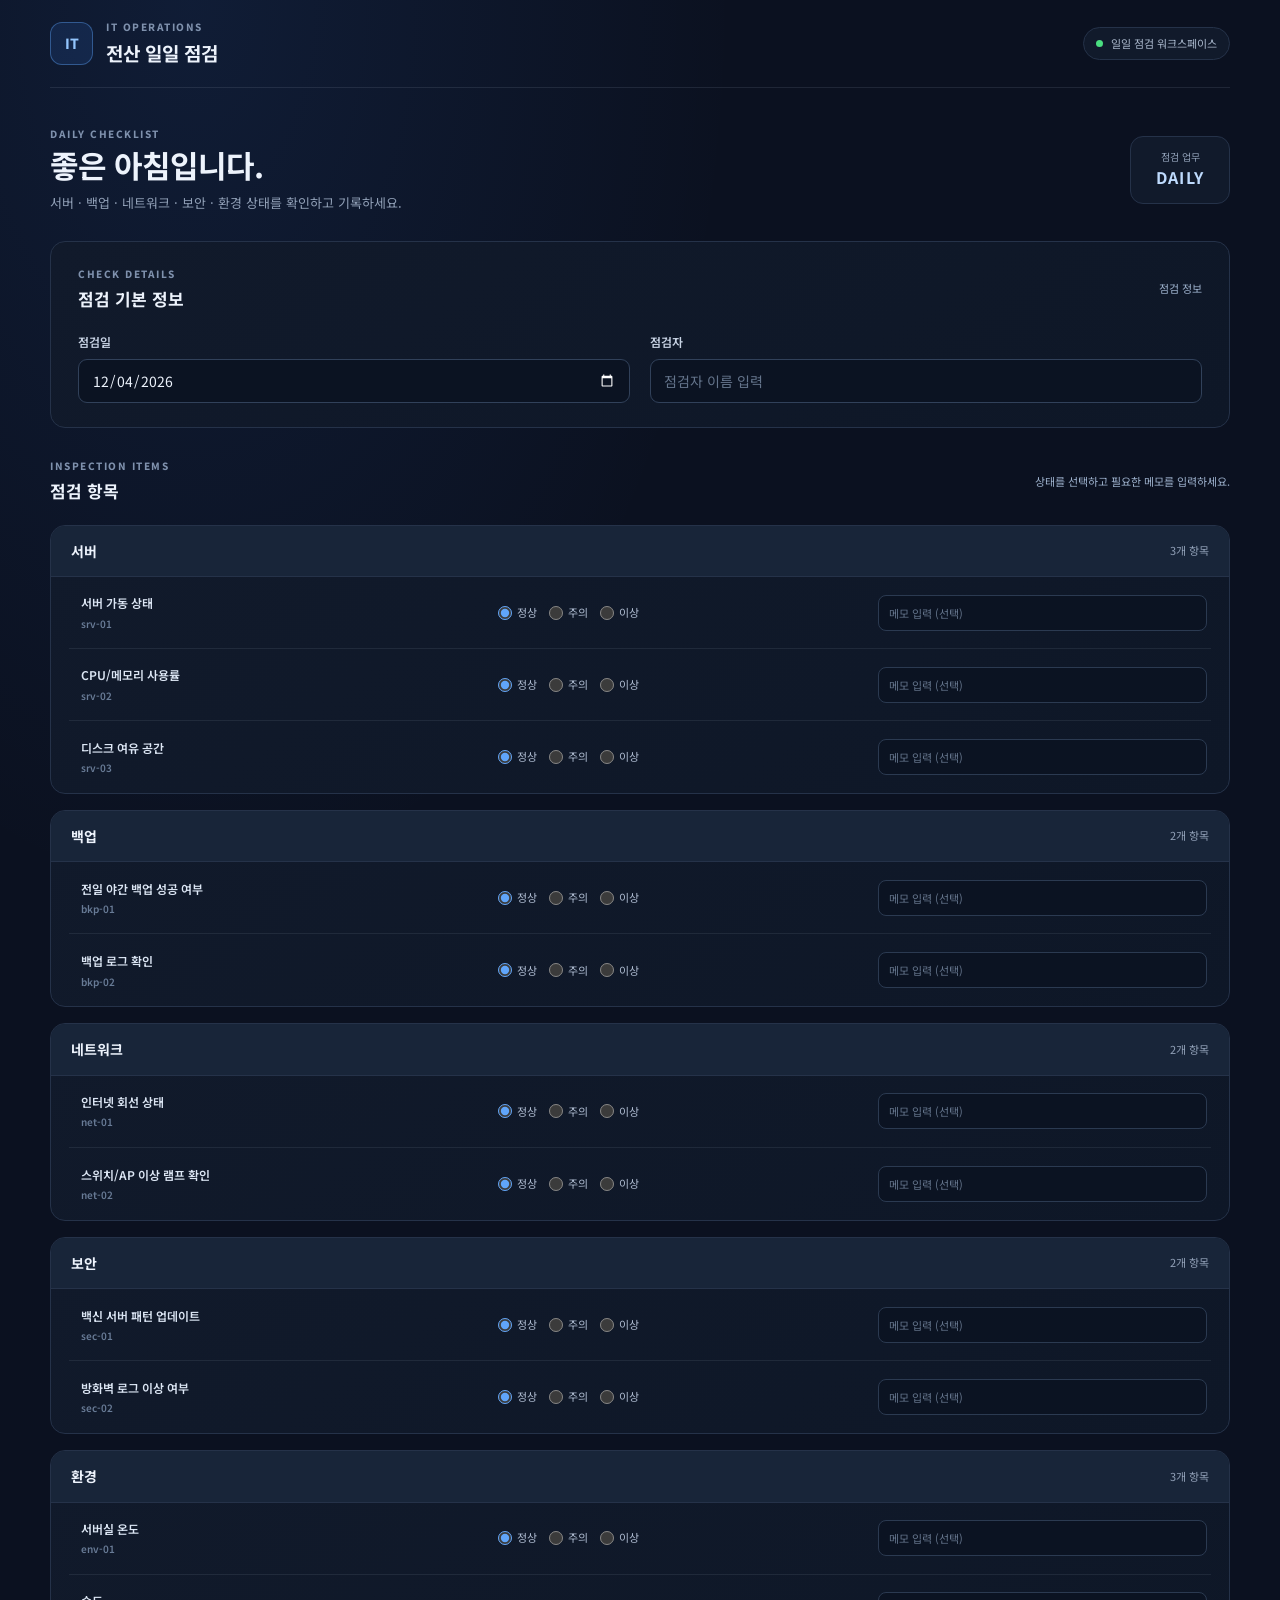
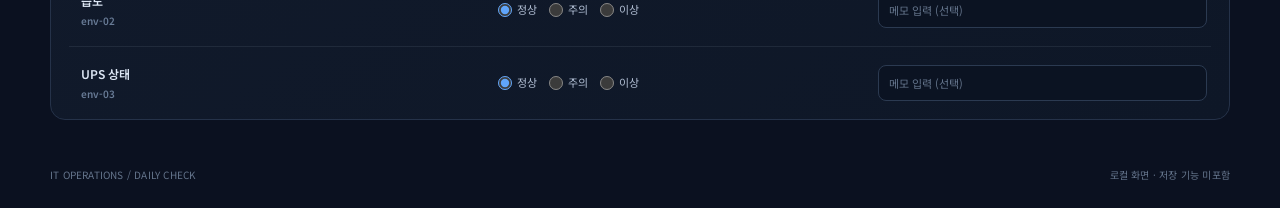
<file: index.html>
<!doctype html>
<html lang="ko">
<head>
<meta charset="utf-8"><meta name="viewport" content="width=device-width, initial-scale=1">
<meta name="theme-color" content="#111827"><title>전산 일일 점검</title>
<link rel="stylesheet" href="stylee.css"><script src="app.js" defer></script>
</head>
<body><div class="app-shell">
<header class="topbar"><div class="brand"><div class="brand-mark" aria-hidden="true">IT</div><div><p class="eyebrow">IT OPERATIONS</p><h1>전산 일일 점검</h1></div></div><div class="status-pill"><span class="status-dot"></span> 일일 점검 워크스페이스</div></header>
<main>
<section class="page-intro"><div><p class="eyebrow">DAILY CHECKLIST</p><h2>좋은 아침입니다.</h2><p class="intro-copy">서버 · 백업 · 네트워크 · 보안 · 환경 상태를 확인하고 기록하세요.</p></div><div class="date-badge"><span class="date-badge-label">점검 업무</span><strong>DAILY</strong></div></section>
<section class="panel meta-panel"><div class="section-heading"><div><p class="eyebrow">CHECK DETAILS</p><h3>점검 기본 정보</h3></div><span class="section-caption">점검 정보</span></div>
<div class="form-grid"><div class="field"><label for="check-date">점검일</label><input id="check-date" name="check-date" type="date"></div><div class="field"><label for="inspector-name">점검자</label><input id="inspector-name" name="inspector-name" type="text" placeholder="점검자 이름 입력" autocomplete="name"></div></div></section>
<section class="checklist-section"><div class="section-heading"><div><p class="eyebrow">INSPECTION ITEMS</p><h3>점검 항목</h3></div><span class="section-caption">상태를 선택하고 필요한 메모를 입력하세요.</span></div><div id="checklist-container" class="checklist-container"></div></section>
</main><footer class="footer"><span>IT OPERATIONS / DAILY CHECK</span><span>로컬 화면 · 저장 기능 미포함</span></footer>
</div></body></html>
</file>
<file: stylee.css>
@import url('https://fonts.googleapis.com/css2?family=Noto+Sans+KR:wght@400;500;600;700;800&display=swap');
:root{color-scheme:dark;--bg:#0b1120;--panel:#111a2b;--border:#253249;--text:#edf3fc;--muted:#91a0b7;--accent:#60a5fa;--green:#4ade80;--red:#f87171}
*{box-sizing:border-box}html{min-width:320px;background:var(--bg)}body{margin:0;min-height:100vh;background:radial-gradient(ellipse at 15% 0%,rgba(59,130,246,.10),transparent 34rem),var(--bg);color:var(--text);font:14px/1.6 "Noto Sans KR","Malgun Gothic","Apple SD Gothic Neo",sans-serif}
button,input{font:inherit}.app-shell{width:min(100% - 48px,1180px);margin:0 auto}.topbar{min-height:88px;display:flex;align-items:center;justify-content:space-between;gap:20px;border-bottom:1px solid rgba(145,160,183,.15)}
.brand{display:flex;align-items:center;gap:13px}.brand-mark{width:43px;height:43px;display:grid;place-items:center;border:1px solid rgba(96,165,250,.4);border-radius:12px;background:rgba(59,130,246,.13);color:#93c5fd;font-weight:800}
.eyebrow{margin:0 0 3px;color:#7f91ad;font-size:10px;font-weight:800;letter-spacing:1.5px}h1,h2,h3,p{margin-top:0}h1{margin-bottom:0;font-size:19px}h2{font-size:clamp(24px,3vw,31px);line-height:1.3;letter-spacing:-1px;margin:2px 0 8px}h3{margin:0;font-size:17px}
.status-pill{display:inline-flex;align-items:center;gap:8px;border:1px solid var(--border);border-radius:999px;padding:7px 12px;color:#aab8cc;background:#111a2b;font-size:11px;white-space:nowrap}.status-dot{width:7px;height:7px;border-radius:50%;background:var(--green);display:inline-block}
main{padding:38px 0 28px}.page-intro{display:flex;align-items:center;justify-content:space-between;gap:24px;margin-bottom:27px}.intro-copy{margin:0;color:var(--muted);font-size:13px}.date-badge{min-width:100px;padding:12px 16px;border:1px solid var(--border);border-radius:13px;background:#111a2b;text-align:center}.date-badge-label{display:block;color:var(--muted);font-size:10px}.date-badge strong{color:#bfdbfe;font-size:16px;letter-spacing:1.4px}
.panel,.category-card{border:1px solid var(--border);border-radius:15px;background:linear-gradient(145deg,#111a2b,#0e1727)}.meta-panel{padding:24px 27px;margin-bottom:30px}.section-heading{display:flex;align-items:center;justify-content:space-between;gap:16px;margin-bottom:20px}.section-caption{color:#9db1cc;font-size:11px}.form-grid{display:grid;grid-template-columns:minmax(0,1fr) minmax(0,1fr);gap:20px}.field{min-width:0}.field label{display:block;margin-bottom:8px;color:#c7d2e3;font-size:12px;font-weight:600}.field input{width:100%;min-width:0;height:44px;padding:0 13px;color:var(--text);border:1px solid #31415a;border-radius:9px;outline:none;background:#0b1322}.field input::placeholder{color:#64748b}.field input:focus,.memo-input:focus{border-color:var(--accent);box-shadow:0 0 0 3px rgba(96,165,250,.13)}.field input[type=date]{color-scheme:dark}
.checklist-section{margin-top:28px}.checklist-container{display:grid;gap:16px}.category-card{overflow:hidden}.category-header{display:flex;align-items:center;justify-content:space-between;gap:12px;padding:14px 20px;border-bottom:1px solid var(--border);background:#182539}.category-title{margin:0;font-size:14px}.category-count{color:var(--muted);font-size:11px}.item-list{padding:0 18px}
.check-item{position:relative;display:grid;grid-template-columns:minmax(180px,1.1fr) minmax(220px,1fr) minmax(160px,.9fr);align-items:center;gap:14px;min-height:72px;padding:12px 4px 12px 12px;border-bottom:1px solid rgba(145,160,183,.12)}.check-item:last-child{border-bottom:0}.check-item:before{content:"";position:absolute;left:-18px;top:9px;bottom:9px;width:3px;border-radius:0 4px 4px 0;background:transparent}.check-item.is-abnormal:before{background:var(--red)}
.item-name{min-width:0;color:#dce6f4;font-size:12px;font-weight:600;overflow-wrap:anywhere}.item-id{display:block;margin-top:3px;color:#687b96;font-size:10px}.status-options{display:flex;flex-wrap:wrap;gap:8px 12px}.status-option{display:inline-flex;align-items:center;gap:5px;color:#aebbd0;font-size:11px;white-space:nowrap;cursor:pointer}.status-option input{width:14px;height:14px;margin:0;accent-color:#60a5fa}.status-option:has(input[value="이상"]:checked){color:#fca5a5}
.memo-input{width:100%;min-width:0;height:36px;padding:0 10px;border:1px solid #2b3a51;border-radius:8px;outline:none;background:#0b1322;color:var(--text);font-size:11px}.memo-input::placeholder{color:#64748b}
.footer{display:flex;justify-content:space-between;gap:14px;padding:19px 0 25px;color:#64748b;font-size:10px;letter-spacing:.2px}
@media(max-width:900px){.app-shell{width:min(100% - 32px,1180px)}.check-item{grid-template-columns:minmax(150px,1fr) minmax(200px,1.2fr)}.memo-input{grid-column:1/-1}}
@media(max-width:600px){.app-shell{width:calc(100% - 24px)}.topbar{min-height:76px}.brand{gap:9px}.brand-mark{width:38px;height:38px}h1{font-size:16px}.status-pill{max-width:40%;overflow:hidden;text-overflow:ellipsis;font-size:0;padding:9px}.status-pill .status-dot{width:8px;height:8px}main{padding-top:27px}.page-intro{align-items:flex-start}.date-badge{min-width:68px;padding:9px}.date-badge-label{font-size:9px}.date-badge strong{font-size:14px}.meta-panel{padding:20px 16px}.form-grid{grid-template-columns:minmax(0,1fr);gap:15px}.section-heading{align-items:flex-start}.section-caption{max-width:48%;text-align:right}.check-item{grid-template-columns:minmax(0,1fr);gap:10px}.memo-input{grid-column:auto}.item-list{padding:0 14px}.category-header{padding:13px 16px}.footer{flex-direction:column;gap:4px}}
</file>
